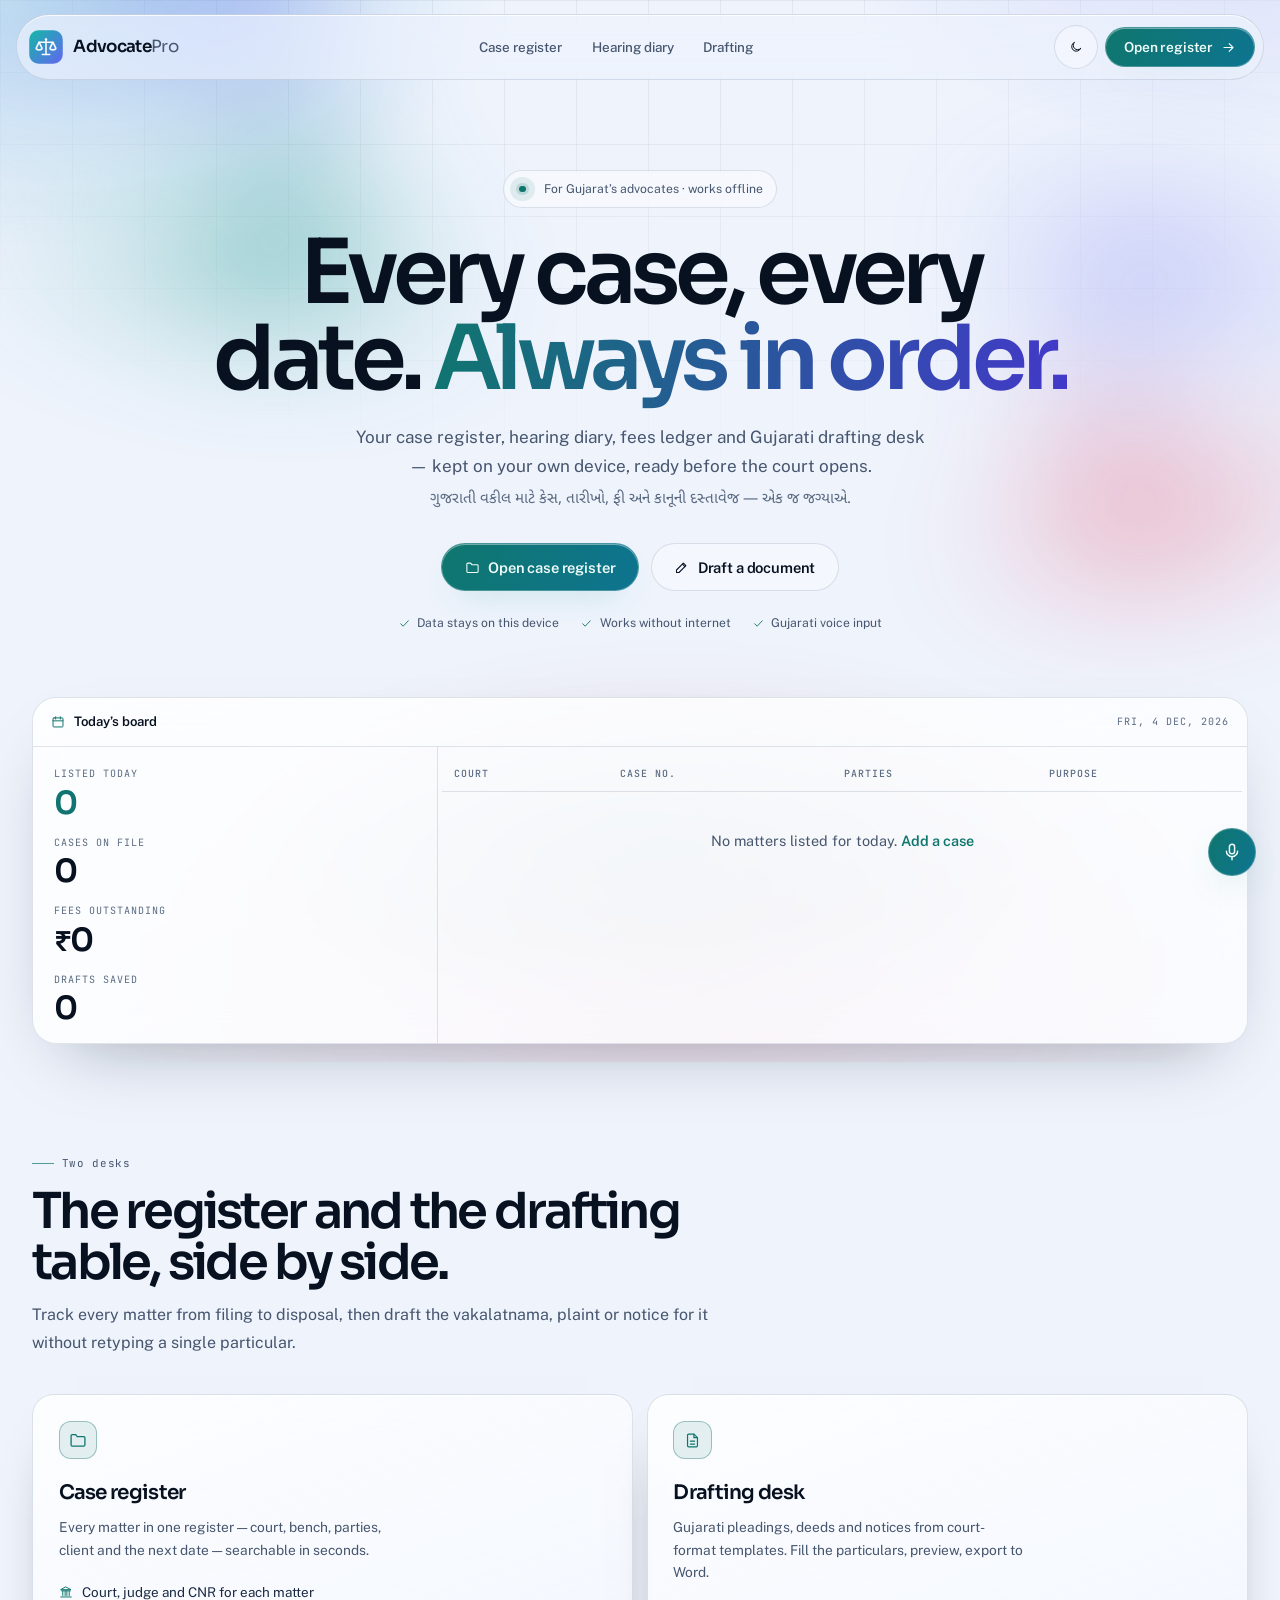
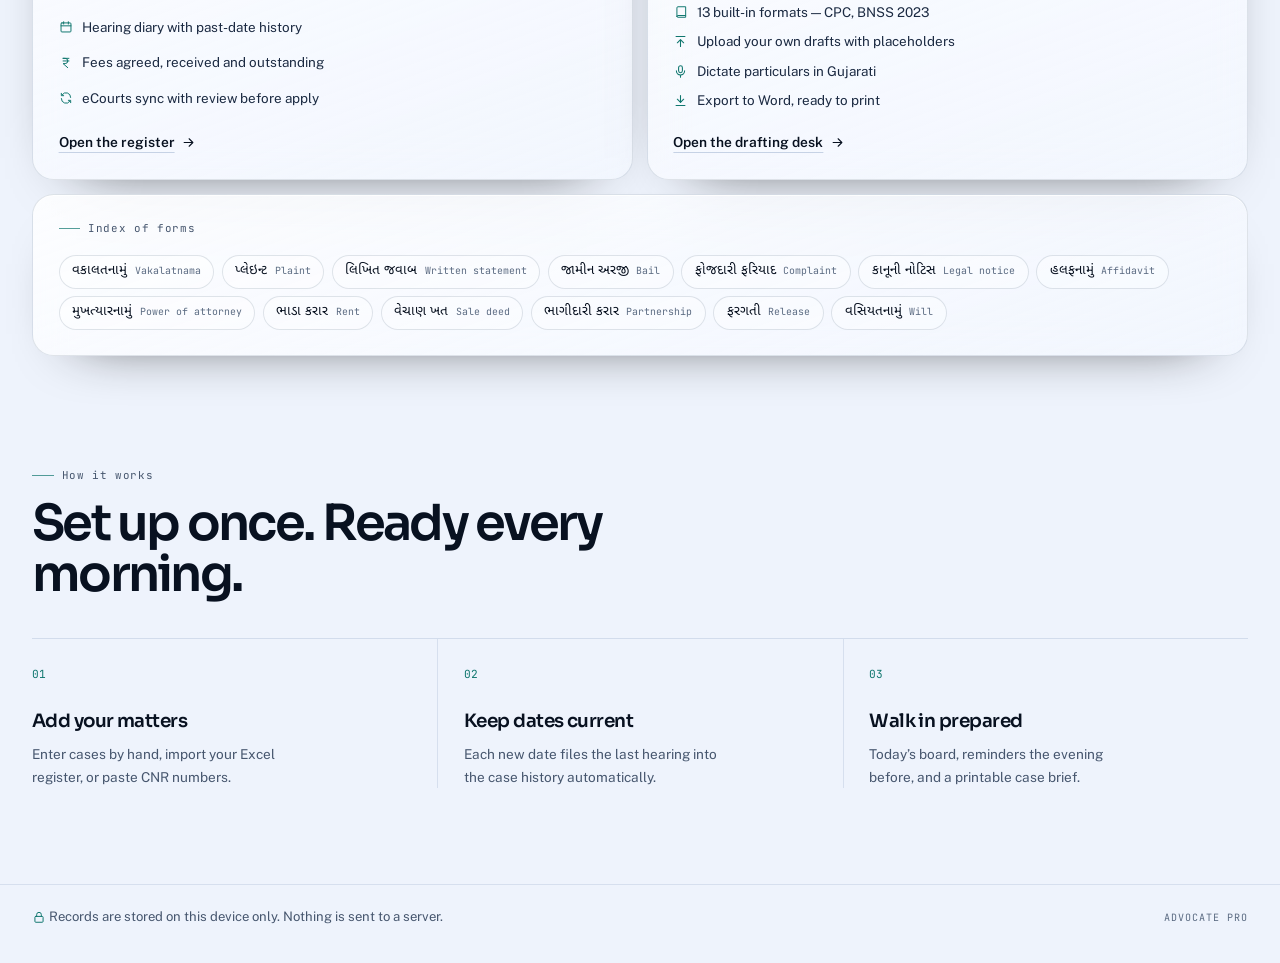
<file: index.html>
<!DOCTYPE html>
<html lang="gu">
<head>
  <meta charset="UTF-8">
  <meta name="viewport" content="width=device-width, initial-scale=1.0, viewport-fit=cover">
  <title>Advocate Pro — Case register &amp; drafting for advocates</title>
  <meta name="theme-color" content="#eef3fc">
  <script>try{var t=localStorage.getItem("advpro_theme");if(t==="dark"||(!t&&matchMedia("(prefers-color-scheme: dark)").matches))document.documentElement.classList.add("dark-theme")}catch(e){}</script>
  <link rel="manifest" href="manifest.json">
  <link rel="icon" type="image/svg+xml" href="logo.svg">
  <link rel="apple-touch-icon" href="logo.svg">
  <meta name="description" content="Case register, hearing diary, fees ledger and Gujarati legal drafting for advocates. Works offline; data stays on your device.">
  <link rel="preconnect" href="https://fonts.googleapis.com">
  <link rel="preconnect" href="https://fonts.gstatic.com" crossorigin>
  <link rel="stylesheet" href="shared.css">
  <style>
    .wrap { width: min(calc(100% - 2.5rem), 76rem); margin-inline: auto; }

    /* Floating glass header */
    .top { position: sticky; top: .9rem; z-index: 50; width: min(calc(100% - 2rem), 78rem); margin: .9rem auto 0;
      border: 1px solid var(--glass-edge); border-radius: 999px; background: color-mix(in srgb, var(--background) 64%, transparent);
      box-shadow: 0 1px 0 var(--hairline) inset, 0 18px 40px -34px rgba(0,0,0,.8);
      -webkit-backdrop-filter: blur(20px) saturate(1.2); backdrop-filter: blur(20px) saturate(1.2); }
    .top-inner { display: flex; align-items: center; justify-content: space-between; gap: .5rem; height: 4rem; padding: 0 .5rem 0 .75rem; }
    .brand { display: inline-flex; align-items: center; gap: .65rem; }
    .brand img { width: 34px; height: 34px; border-radius: 10px; }
    .brand-name { font-family: var(--font-display); font-weight: 600; font-size: 1.05rem; letter-spacing: -.04em; white-space: nowrap; }
    .brand-name span { color: var(--muted); font-weight: 400; }
    .top-links { display: flex; align-items: center; gap: .15rem; }
    .top-link { display: inline-flex; align-items: center; min-height: 2.75rem; padding: 0 .85rem; border-radius: 999px; color: var(--muted); font-size: .84rem; font-weight: 500; transition: var(--transition); }
    .top-link:hover { color: var(--ink); background: color-mix(in srgb, var(--surface) 42%, transparent); }
    .top-actions { display: flex; align-items: center; gap: .4rem; }
    .icon-btn { display: grid; place-items: center; width: 2.75rem; height: 2.75rem; border-radius: 999px; border: 1px solid var(--glass-edge); background: color-mix(in srgb, var(--surface) 30%, transparent); color: var(--ink); cursor: pointer; }
    .icon-btn:hover { border-color: color-mix(in srgb, var(--accent) 40%, var(--glass-edge)); }
    .icon-btn .label-text { display: none; }

    /* Hero */
    .hero { padding: clamp(3.5rem, 7vw, 6rem) 0 clamp(2.5rem, 5vw, 4rem); text-align: center; }
    .hero h1 { margin: 1.4rem auto 0; max-width: 15ch; font-size: clamp(2.7rem, 7vw, 5.6rem); font-weight: 600; letter-spacing: -.062em; line-height: .96; text-wrap: balance; }
    .hero .sub { max-width: 58ch; margin: 1.3rem auto 0; color: var(--muted); font-size: clamp(.98rem, 1.34vw, 1.1rem); line-height: 1.7; }
    .hero .sub-gu { margin: .4rem auto 0; color: var(--faint); font-size: .95rem; }
    .actions { display: flex; flex-wrap: wrap; justify-content: center; gap: .75rem; margin-top: 2rem; }
    .proof { display: flex; flex-wrap: wrap; justify-content: center; gap: .5rem 1.3rem; margin-top: 1.4rem; color: var(--muted); font-size: .76rem; }
    .proof span { display: inline-flex; align-items: center; gap: .4rem; }
    .proof .ic { color: var(--accent); }

    /* Console: today's board */
    .console-wrap { position: relative; }
    .console-wrap::before { content: ""; position: absolute; inset: 8% 10% -6%; z-index: -1; border-radius: 50%; background: radial-gradient(60% 62% at 50% 40%, var(--accent-glow), transparent 72%); filter: blur(38px); opacity: .75; }
    .console { overflow: hidden; border-radius: 1.5rem; }
    .console-bar { display: flex; flex-wrap: wrap; align-items: center; justify-content: space-between; gap: .6rem; min-height: 3.1rem; padding: 0 1.1rem; border-bottom: 1px solid var(--glass-edge); }
    .console-brand { display: inline-flex; align-items: center; gap: .55rem; font-size: .82rem; font-weight: 600; }
    .console-brand i.ic { color: var(--accent); }
    .console-body { display: grid; grid-template-columns: minmax(0, .8fr) minmax(0, 1.6fr); gap: 0; }
    .ledger { padding: 1.2rem 1.3rem; border-right: 1px solid var(--glass-edge); display: grid; gap: 1rem; align-content: start; }
    .ledger-row .label { display: block; }
    .ledger-row strong { display: block; margin-top: .3rem; font-family: var(--font-display); font-size: 2rem; font-weight: 600; letter-spacing: -.05em; line-height: 1; }
    .ledger-row strong.accent { background: linear-gradient(100deg, var(--text-a), var(--text-b)); -webkit-background-clip: text; background-clip: text; color: transparent; }
    .board { padding: .4rem .3rem .6rem; min-width: 0; }
    .board table td.num { font-family: var(--font-mono); font-size: .76rem; white-space: nowrap; color: var(--ink); }
    .board table td.court { color: var(--muted); white-space: nowrap; }
    .board tbody tr { cursor: pointer; }
    .board-empty { padding: 2.4rem 1rem; text-align: center; color: var(--muted); font-size: .9rem; }
    .board-empty a { color: var(--accent); font-weight: 600; }

    /* Sections */
    .section { padding: clamp(4rem, 8vw, 6.5rem) 0 0; }
    .section-head { max-width: 44rem; }
    .section-head h2 { margin-top: .9rem; font-size: clamp(1.9rem, 4vw, 3.1rem); letter-spacing: -.055em; line-height: 1.02; }
    .section-head p { margin-top: .9rem; color: var(--muted); line-height: 1.7; }
    .bento { display: grid; grid-template-columns: repeat(6, minmax(0, 1fr)); gap: .85rem; margin-top: 2.4rem; }
    .cell { padding: clamp(1.1rem, 2vw, 1.6rem); display: flex; flex-direction: column; }
    .span-3 { grid-column: span 3; } .span-2 { grid-column: span 2; } .span-6 { grid-column: span 6; }
    .tile { display: grid; place-items: center; width: 2.4rem; height: 2.4rem; border-radius: .75rem; background: var(--accent-soft); color: var(--accent); border: 1px solid color-mix(in srgb, var(--accent) 26%, var(--glass-edge)); }
    .cell h3 { margin-top: 1.1rem; font-size: 1.25rem; letter-spacing: -.035em; }
    .cell p { margin-top: .5rem; color: var(--muted); font-size: .86rem; line-height: 1.65; max-width: 44ch; }
    .cell ul { list-style: none; margin: 1.1rem 0 1.3rem; display: grid; gap: .55rem; flex: 1; }
    .cell li { display: flex; gap: .55rem; align-items: center; font-size: .84rem; color: var(--ink-soft); }
    .cell li .ic { color: var(--accent); }
    .cell .go { display: inline-flex; align-items: center; gap: .4rem; font-size: .86rem; font-weight: 600; color: var(--ink); text-decoration: underline; text-decoration-color: var(--line); text-underline-offset: .3rem; }
    .cell:hover .go { text-decoration-color: var(--accent); color: var(--accent); }
    .forms { display: flex; flex-wrap: wrap; gap: .45rem; margin-top: 1.1rem; }
    .chip { display: inline-flex; align-items: baseline; gap: .45rem; min-height: 2.1rem; padding: .35rem .8rem; border: 1px solid var(--glass-edge); border-radius: 999px; background: color-mix(in srgb, var(--surface) 34%, transparent); font-size: .84rem; transition: var(--transition); }
    .chip small { color: var(--faint); font-family: var(--font-mono); font-size: .62rem; }
    .chip:hover { border-color: color-mix(in srgb, var(--accent) 40%, var(--glass-edge)); color: var(--accent); }

    .steps { display: grid; grid-template-columns: repeat(3, minmax(0, 1fr)); margin-top: 2.4rem; border-top: 1px solid color-mix(in srgb, var(--line) 70%, transparent); }
    .step { padding: 1.4rem 1.6rem 0 0; }
    .step + .step { padding-left: 1.6rem; border-left: 1px solid color-mix(in srgb, var(--line) 60%, transparent); }
    .step .n { color: var(--accent); font-family: var(--font-mono); font-size: .7rem; }
    .step h3 { margin-top: 1.3rem; font-size: 1.15rem; letter-spacing: -.03em; }
    .step p { margin-top: .5rem; color: var(--muted); font-size: .85rem; line-height: 1.65; max-width: 32ch; }

    .foot { margin-top: clamp(4rem, 8vw, 6rem); border-top: 1px solid color-mix(in srgb, var(--line) 60%, transparent); }
    .foot-inner { display: flex; flex-wrap: wrap; justify-content: space-between; align-items: center; gap: 1rem; padding: 1.4rem 0 2.2rem; color: var(--muted); font-size: .82rem; }
    .foot-inner .ic { color: var(--accent); }

    /* Phone dock */
    .landing-dock { display: none; }
    @media (max-width: 900px) {
      .console-body { grid-template-columns: 1fr; }
      .ledger { grid-template-columns: repeat(2, minmax(0, 1fr)); border-right: 0; border-bottom: 1px solid var(--glass-edge); }
      .bento { grid-template-columns: repeat(2, minmax(0, 1fr)); }
      .span-3, .span-2 { grid-column: span 1; } .span-6 { grid-column: span 2; }
      .steps { grid-template-columns: 1fr; border-top: 0; }
      .step, .step + .step { padding: 1.3rem 0; border-left: 0; border-top: 1px solid color-mix(in srgb, var(--line) 65%, transparent); }
    }
    @media (max-width: 640px) {
      .wrap { width: calc(100% - 2rem); }
      .top { width: calc(100% - 1rem); }
      .top-links { display: none; }
      .hero { padding-top: 2.5rem; }
      .actions > * { width: 100%; }
      .bento { grid-template-columns: 1fr; }
      .span-3, .span-2, .span-6 { grid-column: span 1; }
      .board .hide-sm { display: none; }
      .landing-dock { display: block; position: fixed; inset: auto 0 0 0; z-index: 40; padding: .75rem .75rem max(.75rem, env(safe-area-inset-bottom)); border-top: 1px solid var(--glass-edge); background: color-mix(in srgb, var(--background) 86%, transparent); -webkit-backdrop-filter: blur(20px); backdrop-filter: blur(20px); }
      .landing-dock .row { display: flex; gap: .5rem; max-width: 28rem; margin: 0 auto; }
      .landing-dock .btn { flex: 1; min-height: 3rem; }
      body { padding-bottom: 6rem; }
      #voiceNavBtn { bottom: 96px !important; }
    }
  </style>
</head>
<body>

<header class="top">
  <div class="top-inner">
    <a href="index.html" class="brand"><img src="logo.svg" alt=""><span class="brand-name">Advocate<span>Pro</span></span></a>
    <nav class="top-links" aria-label="Primary">
      <a class="top-link" href="case-library.html">Case register</a>
      <a class="top-link" href="case-library.html#calendar">Hearing diary</a>
      <a class="top-link" href="documents.html">Drafting</a>
    </nav>
    <div class="top-actions">
      <button class="icon-btn" id="themeToggle" onclick="toggleTheme()" title="Switch theme" aria-label="Switch theme"><i class="ic ic-moon"></i></button>
      <a href="case-library.html" class="btn btn-primary">Open register <i class="ic ic-arrow"></i></a>
    </div>
  </div>
</header>

<main>
  <section class="hero wrap">
    <span class="pill"><span class="pill-mark"></span>For Gujarat’s advocates · works offline</span>
    <h1>Every case, every date. <span class="gradient-text">Always in order.</span></h1>
    <p class="sub">Your case register, hearing diary, fees ledger and Gujarati drafting desk — kept on your own device, ready before the court opens.</p>
    <p class="sub-gu gujarati">ગુજરાતી વકીલ માટે કેસ, તારીખો, ફી અને કાનૂની દસ્તાવેજ — એક જ જગ્યાએ.</p>
    <div class="actions">
      <a href="case-library.html" class="btn btn-primary btn-lg"><i class="ic ic-folder"></i> Open case register</a>
      <a href="documents.html" class="btn btn-secondary btn-lg"><i class="ic ic-edit"></i> Draft a document</a>
    </div>
    <div class="proof">
      <span><i class="ic ic-check"></i> Data stays on this device</span>
      <span><i class="ic ic-check"></i> Works without internet</span>
      <span><i class="ic ic-check"></i> Gujarati voice input</span>
    </div>
  </section>

  <section class="wrap console-wrap">
    <div class="console glass">
      <div class="console-bar">
        <span class="console-brand"><i class="ic ic-calendar"></i> Today’s board</span>
        <span class="label" id="dateline">—</span>
      </div>
      <div class="console-body">
        <div class="ledger" aria-live="polite">
          <div class="ledger-row"><span class="label">Listed today</span><strong class="accent" id="liveToday">—</strong></div>
          <div class="ledger-row"><span class="label">Cases on file</span><strong id="liveCases">—</strong></div>
          <div class="ledger-row"><span class="label">Fees outstanding</span><strong id="livePending">—</strong></div>
          <div class="ledger-row"><span class="label">Drafts saved</span><strong id="liveDocs">—</strong></div>
        </div>
        <div class="board">
          <table>
            <thead><tr><th>Court</th><th>Case no.</th><th>Parties</th><th class="hide-sm">Purpose</th></tr></thead>
            <tbody id="boardBody"><tr><td colspan="4" class="board-empty">Loading…</td></tr></tbody>
          </table>
        </div>
      </div>
    </div>
  </section>

  <section class="section wrap">
    <div class="section-head">
      <span class="kicker">Two desks</span>
      <h2>The register and the drafting table, side by side.</h2>
      <p>Track every matter from filing to disposal, then draft the vakalatnama, plaint or notice for it without retyping a single particular.</p>
    </div>
    <div class="bento">
      <a href="case-library.html" class="card cell span-3">
        <span class="tile"><i class="ic ic-folder"></i></span>
        <h3>Case register</h3>
        <p>Every matter in one register — court, bench, parties, client and the next date — searchable in seconds.</p>
        <ul>
          <li><i class="ic ic-court"></i> Court, judge and CNR for each matter</li>
          <li><i class="ic ic-calendar"></i> Hearing diary with past-date history</li>
          <li><i class="ic ic-rupee"></i> Fees agreed, received and outstanding</li>
          <li><i class="ic ic-refresh"></i> eCourts sync with review before apply</li>
        </ul>
        <span class="go">Open the register <i class="ic ic-arrow"></i></span>
      </a>
      <a href="documents.html" class="card cell span-3">
        <span class="tile"><i class="ic ic-doc"></i></span>
        <h3>Drafting desk</h3>
        <p>Gujarati pleadings, deeds and notices from court-format templates. Fill the particulars, preview, export to Word.</p>
        <ul>
          <li><i class="ic ic-book"></i> 13 built-in formats — CPC, BNSS 2023</li>
          <li><i class="ic ic-upload"></i> Upload your own drafts with placeholders</li>
          <li><i class="ic ic-mic"></i> Dictate particulars in Gujarati</li>
          <li><i class="ic ic-download"></i> Export to Word, ready to print</li>
        </ul>
        <span class="go">Open the drafting desk <i class="ic ic-arrow"></i></span>
      </a>
      <div class="card cell span-6">
        <span class="kicker">Index of forms</span>
        <div class="forms">
          <a class="chip gujarati" href="documents.html">વકાલતનામું <small>Vakalatnama</small></a>
          <a class="chip gujarati" href="documents.html">પ્લેઇન્ટ <small>Plaint</small></a>
          <a class="chip gujarati" href="documents.html">લિખિત જવાબ <small>Written statement</small></a>
          <a class="chip gujarati" href="documents.html">જામીન અરજી <small>Bail</small></a>
          <a class="chip gujarati" href="documents.html">ફોજદારી ફરિયાદ <small>Complaint</small></a>
          <a class="chip gujarati" href="documents.html">કાનૂની નોટિસ <small>Legal notice</small></a>
          <a class="chip gujarati" href="documents.html">હલફનામું <small>Affidavit</small></a>
          <a class="chip gujarati" href="documents.html">મુખત્યારનામું <small>Power of attorney</small></a>
          <a class="chip gujarati" href="documents.html">ભાડા કરાર <small>Rent</small></a>
          <a class="chip gujarati" href="documents.html">વેચાણ ખત <small>Sale deed</small></a>
          <a class="chip gujarati" href="documents.html">ભાગીદારી કરાર <small>Partnership</small></a>
          <a class="chip gujarati" href="documents.html">ફરગતી <small>Release</small></a>
          <a class="chip gujarati" href="documents.html">વસિયતનામું <small>Will</small></a>
        </div>
      </div>
    </div>
  </section>

  <section class="section wrap">
    <div class="section-head">
      <span class="kicker">How it works</span>
      <h2>Set up once. Ready every morning.</h2>
    </div>
    <div class="steps">
      <div class="step"><span class="n">01</span><h3>Add your matters</h3><p>Enter cases by hand, import your Excel register, or paste CNR numbers.</p></div>
      <div class="step"><span class="n">02</span><h3>Keep dates current</h3><p>Each new date files the last hearing into the case history automatically.</p></div>
      <div class="step"><span class="n">03</span><h3>Walk in prepared</h3><p>Today’s board, reminders the evening before, and a printable case brief.</p></div>
    </div>
  </section>
</main>

<footer class="foot">
  <div class="wrap foot-inner">
    <span><i class="ic ic-lock"></i> Records are stored on this device only. Nothing is sent to a server.</span>
    <span class="label">Advocate Pro</span>
  </div>
</footer>

<div class="landing-dock">
  <div class="row">
    <a href="documents.html" class="btn btn-secondary"><i class="ic ic-edit"></i> Draft</a>
    <a href="case-library.html" class="btn btn-primary">Open register <i class="ic ic-arrow"></i></a>
  </div>
</div>

<div class="toast-container" id="toastContainer"></div>

<script src="db.js"></script>
<script src="shared.js"></script>
<script>
  function escHtml(v) {
    return String(v ?? '').replace(/[&<>"']/g, ch => ({'&':'&amp;','<':'&lt;','>':'&gt;','"':'&quot;',"'":'&#39;'}[ch]));
  }

  document.getElementById('dateline').textContent =
    new Date().toLocaleDateString('en-IN', { weekday: 'short', day: 'numeric', month: 'short', year: 'numeric' });

  async function loadChambers() {
    const board = document.getElementById('boardBody');
    try {
      const cases = await dbGetAll(STORES.CASES);
      const docs  = await dbGetAll(STORES.DOCUMENTS);
      const today = new Date().toISOString().slice(0, 10);
      const listed = cases
        .filter(c => c.nextHearing === today && c.status !== 'Disposed')
        .sort((a, b) => (a.courtNo || '').localeCompare(b.courtNo || '', undefined, { numeric: true }));

      let pending = 0;
      for (const c of cases) pending += (await getCaseFeeSummary(c.id)).pending;

      document.getElementById('liveToday').textContent   = listed.length;
      document.getElementById('liveCases').textContent   = cases.length;
      document.getElementById('livePending').textContent = '₹' + pending.toLocaleString('en-IN');
      document.getElementById('liveDocs').textContent    = docs.length;

      board.innerHTML = listed.length
        ? listed.map(c => `
            <tr onclick="location.href='case-library.html#case-${c.id}'">
              <td class="court">${escHtml(c.courtNo || '—')}</td>
              <td class="num">${escHtml(c.caseNumber || '—')}</td>
              <td>${escHtml(c.caseTitle || '—')}</td>
              <td class="hide-sm">${escHtml(c.hearingType || '—')}</td>
            </tr>`).join('')
        : `<tr><td colspan="4" class="board-empty">No matters listed for today. <a href="case-library.html">Add a case</a></td></tr>`;
    } catch (e) {
      board.innerHTML = '<tr><td colspan="4" class="board-empty">Your register is empty. <a href="case-library.html">Add your first case</a></td></tr>';
    }
  }
  loadChambers();
</script>
</body>
</html>
</file>
<file: shared.css>
/* ================================================================
   ADVOCATE PRO — Design System ("Aurora")
   Glass surfaces over a slow aurora sky: ice-blue by day, deep night
   by dark. Sora for display, Public Sans for reading, JetBrains Mono
   for labels and figures. One teal accent; indigo only in gradients.
   Theme class lives on <html> (.dark-theme) so the sky can read it.
   ================================================================ */
@import url('https://fonts.googleapis.com/css2?family=Sora:wght@400;500;600;700&family=Public+Sans:wght@400;500;600;700&family=JetBrains+Mono:wght@400;500;600&family=Noto+Sans+Gujarati:wght@400;500;600;700&family=Noto+Serif+Gujarati:wght@500;600&display=swap');

:root {
  --font-ui:      'Public Sans', 'Noto Sans Gujarati', ui-sans-serif, system-ui, sans-serif;
  --font-display: 'Sora', 'Noto Sans Gujarati', ui-sans-serif, system-ui, sans-serif;
  --font-mono:    'JetBrains Mono', ui-monospace, monospace;
  --font-serif:   var(--font-display);           /* legacy name used by pages */
  --font-paper:   'Noto Serif Gujarati', Georgia, 'Times New Roman', serif; /* printed documents only */

  color-scheme: light;
  --background:   #eef3fc;
  --surface:      #ffffff;
  --surface-muted:#e3ebf8;
  --ink:          #081120;
  --ink-soft:     #1b2a42;
  --muted:        #46566e;
  --faint:        #5b6b82;
  --line:         #c6d2e5;

  --accent:        #0f766e;
  --accent-hover:  #115e59;
  --accent-rgb:    15,118,110;
  --accent-fg:     #f0fdfa;
  --accent-soft:   rgba(15,118,110,.10);
  --accent-glow:   rgba(13,148,136,.22);

  --a-teal: #0d9488;  --a-iris: #6366f1;  --a-rose: #e11d48;
  --halo-a: rgba(45,212,191,.20);  --halo-b: rgba(99,102,241,.18);  --halo-c: rgba(225,29,72,.10);
  --glass:        rgba(255,255,255,.68);
  --glass-strong: rgba(255,255,255,.86);
  --glass-edge:   rgba(15,42,74,.12);
  --hairline:     rgba(255,255,255,.8);
  --card-top:     rgba(255,255,255,.82);
  --card-bottom:  rgba(244,248,255,.62);
  --grid-line:    rgba(15,42,74,.06);
  --control-line: #8fa0b8;
  --action-a: #0f766e;  --action-b: #0e7490;  --action-ink: #f0fdfa;  --action-shadow: rgba(13,148,136,.35);
  --text-a: #0f766e;  --text-b: #4338ca;

  --shadow-soft: 0 1px 0 rgba(255,255,255,.7) inset, 0 18px 44px -32px rgba(8,17,32,.35);
  --shadow-lift: 0 1px 0 rgba(255,255,255,.8) inset, 0 30px 70px -36px rgba(8,17,32,.38);

  --success: #166534;  --warning: #92400e;  --danger: #b91c1c;  --info: #4338ca;
  --success-bg: rgba(22,101,52,.09); --warning-bg: rgba(146,64,14,.09); --danger-bg: rgba(185,28,28,.08); --info-bg: rgba(67,56,202,.08);

  /* legacy aliases used across the pages */
  --paper: var(--background);
  --bg-primary: var(--background);
  --bg-secondary: color-mix(in srgb, var(--surface-muted) 70%, transparent);
  --bg-card: var(--glass-strong);
  --bg-sidebar: var(--glass);
  --text-primary: var(--ink);
  --text-secondary: var(--muted);
  --text-muted: var(--faint);
  --border: var(--glass-edge);
  --border-strong: var(--line);
  --border-hover: color-mix(in srgb, var(--accent) 34%, var(--glass-edge));
  --gold: var(--accent);  --gold-light: var(--accent);  --gold-dark: var(--accent-hover);
  --purple: var(--a-iris);  --purple-light: var(--text-b);
  --navy: var(--ink-soft);  --brass: var(--accent);  --brass-rgb: var(--accent-rgb);  --ink-rgb: 99,102,241;
  --shadow: var(--shadow-soft);  --shadow-lg: var(--shadow-lift);  --shadow-gold: none;
  --sidebar-text: var(--muted);  --sidebar-muted: var(--faint);  --sidebar-border: var(--glass-edge);

  --radius-sm: .4rem;  --radius: .7rem;  --radius-lg: 1.25rem;  --radius-xl: 1.5rem;  --radius-full: 999px;
  --transition: background-color .18s ease, border-color .18s ease, color .18s ease, box-shadow .18s ease, opacity .18s ease, filter .18s ease;
}

:root.dark-theme {
  color-scheme: dark;
  --background:   #060a13;
  --surface:      #0b1322;
  --surface-muted:#121d31;
  --ink:          #f3f7fe;
  --ink-soft:     #d7e2f4;
  --muted:        #afbdd4;
  --faint:        #8697b0;
  --line:         #22304a;

  --accent:       #5eead4;
  --accent-hover: #99f6e4;
  --accent-rgb:   94,234,212;
  --accent-fg:    #04131a;
  --accent-soft:  rgba(94,234,212,.12);
  --accent-glow:  rgba(94,234,212,.30);

  --halo-a: rgba(45,212,191,.30);  --halo-b: rgba(129,140,248,.28);  --halo-c: rgba(251,113,133,.14);
  --glass:        rgba(13,22,39,.62);
  --glass-strong: rgba(17,28,48,.78);
  --glass-edge:   rgba(148,178,220,.16);
  --hairline:     rgba(255,255,255,.07);
  --card-top:     rgba(19,31,52,.78);
  --card-bottom:  rgba(9,16,30,.72);
  --grid-line:    rgba(148,178,220,.08);
  --control-line: #3a4f6e;
  --action-a: #5eead4;  --action-b: #7dd3fc;  --action-ink: #04131a;  --action-shadow: rgba(94,234,212,.35);
  --text-a: #5eead4;  --text-b: #a5b4fc;

  --shadow-soft: 0 1px 0 rgba(255,255,255,.04) inset, 0 18px 44px -30px rgba(0,0,0,.9);
  --shadow-lift: 0 1px 0 rgba(255,255,255,.06) inset, 0 32px 80px -42px rgba(0,0,0,.95);

  --success: #6ee7b7;  --warning: #fcd34d;  --danger: #fda4af;  --info: #a5b4fc;
  --success-bg: rgba(110,231,183,.10); --warning-bg: rgba(252,211,77,.10); --danger-bg: rgba(253,164,175,.10); --info-bg: rgba(165,180,252,.10);
}

/* ── Base ── */
*,*::before,*::after{margin:0;padding:0;box-sizing:border-box;}
html{font-size:16px;scroll-behavior:smooth;background:var(--background);}
body{background:transparent;color:var(--ink);font-family:var(--font-ui);line-height:1.55;min-height:100vh;-webkit-font-smoothing:antialiased;text-rendering:optimizeLegibility;overflow-x:clip;}
a{color:inherit;text-decoration:none;}
.gujarati{font-family:'Noto Sans Gujarati',sans-serif;}
h1,h2,h3,h4,.serif{font-family:var(--font-display);font-weight:600;letter-spacing:-.03em;}
::selection{background:var(--accent-soft);color:var(--ink);}
:focus-visible{outline:2px solid var(--accent);outline-offset:2px;border-radius:4px;}
::-webkit-scrollbar{width:10px;height:10px;}
::-webkit-scrollbar-track{background:transparent;}
::-webkit-scrollbar-thumb{background:color-mix(in srgb,var(--muted) 40%,transparent);border-radius:999px;border:2px solid var(--background);}
.mono,.tabular-nums{font-family:var(--font-mono);font-variant-numeric:tabular-nums;}

/* ── Aurora sky (fixed, behind everything; no markup needed) ── */
html::before,html::after,body::before,body::after{content:"";position:fixed;pointer-events:none;z-index:-1;}
body::before{inset:-18%;background:
  radial-gradient(38% 34% at 16% 10%, var(--halo-a), transparent 70%),
  radial-gradient(34% 30% at 84% 4%, var(--halo-b), transparent 72%),
  radial-gradient(46% 38% at 52% 92%, var(--halo-c), transparent 74%);opacity:.9;}
html::before{top:-12%;left:-10%;width:clamp(38rem,70vw,78rem);height:clamp(20rem,34vw,38rem);border-radius:50%;filter:blur(64px);opacity:.5;
  background:conic-gradient(from 120deg, transparent 4%, var(--a-teal), transparent 38%, var(--a-iris), transparent 74%);
  animation:aurora-drift-a 34s ease-in-out infinite alternate;}
html::after{right:-14%;top:22%;width:clamp(34rem,60vw,70rem);height:clamp(18rem,30vw,34rem);border-radius:50%;filter:blur(64px);opacity:.34;
  background:conic-gradient(from 300deg, transparent 6%, var(--a-iris), transparent 42%, var(--a-rose), transparent 78%);
  animation:aurora-drift-b 42s ease-in-out infinite alternate;}
.dark-theme::before{opacity:.42;} .dark-theme::after{opacity:.3;}
body::after{inset:0;background-image:linear-gradient(to right, var(--grid-line) 1px, transparent 1px),linear-gradient(to bottom, var(--grid-line) 1px, transparent 1px);background-size:72px 72px;
  -webkit-mask-image:radial-gradient(ellipse 90% 70% at 50% 0%, black 20%, transparent 78%);mask-image:radial-gradient(ellipse 90% 70% at 50% 0%, black 20%, transparent 78%);}
@keyframes aurora-drift-a{from{transform:translate3d(-10%,-14%,0) rotate(-16deg) scale(1)}to{transform:translate3d(8%,6%,0) rotate(-4deg) scale(1.12)}}
@keyframes aurora-drift-b{from{transform:translate3d(12%,6%,0) rotate(20deg) scale(1.05)}to{transform:translate3d(-6%,-8%,0) rotate(8deg) scale(.94)}}

/* ── Glass primitives ── */
.glass{border:1px solid var(--glass-edge);border-radius:var(--radius-xl);background:linear-gradient(155deg,var(--glass-strong),var(--glass));box-shadow:var(--shadow-lift);-webkit-backdrop-filter:blur(20px) saturate(1.15);backdrop-filter:blur(20px) saturate(1.15);}
.gradient-text{background:linear-gradient(100deg,var(--text-a),var(--text-b));-webkit-background-clip:text;background-clip:text;color:transparent;}
.kicker{display:inline-flex;align-items:center;gap:.5rem;color:var(--muted);font-family:var(--font-mono);font-size:.68rem;letter-spacing:.06em;}
.kicker::before{content:"";width:1.35rem;height:1px;background:color-mix(in srgb,var(--accent) 70%,transparent);}
.label{color:var(--faint);font-family:var(--font-mono);font-size:.63rem;letter-spacing:.1em;text-transform:uppercase;}
.pill{display:inline-flex;align-items:center;gap:.55rem;min-height:2.2rem;padding:.35rem .85rem .35rem .4rem;border:1px solid var(--glass-edge);border-radius:999px;background:color-mix(in srgb,var(--surface) 46%,transparent);color:var(--muted);font-size:.76rem;-webkit-backdrop-filter:blur(12px);backdrop-filter:blur(12px);}
.pill-mark{display:grid;place-items:center;width:1.55rem;height:1.55rem;border-radius:999px;background:var(--accent-soft);color:var(--accent);}
.pill-mark::before{content:"";width:.4rem;height:.4rem;border-radius:999px;background:currentColor;box-shadow:0 0 0 3px color-mix(in srgb,var(--accent) 16%,transparent);}

/* ── Buttons (pills) ── */
.btn{display:inline-flex;align-items:center;justify-content:center;gap:.5rem;min-height:2.5rem;padding:0 1.15rem;border-radius:999px;font-size:.86rem;font-weight:600;letter-spacing:-.01em;cursor:pointer;border:1px solid transparent;transition:var(--transition),transform .16s cubic-bezier(.16,1,.3,1);text-decoration:none;white-space:nowrap;font-family:inherit;line-height:1.2;}
.btn:active:not(:disabled){transform:scale(.985);}
.btn-primary{background:linear-gradient(115deg,var(--action-a),var(--action-b));color:var(--action-ink);border-color:color-mix(in srgb,white 24%,transparent);box-shadow:0 14px 34px -18px var(--action-shadow),0 1px 0 rgba(255,255,255,.4) inset;}
.btn-primary:hover{filter:brightness(1.06);box-shadow:0 18px 40px -18px var(--action-shadow),0 1px 0 rgba(255,255,255,.45) inset;}
.btn-secondary{background:color-mix(in srgb,var(--surface) 38%,transparent);color:var(--ink);border-color:var(--glass-edge);-webkit-backdrop-filter:blur(14px);backdrop-filter:blur(14px);}
.btn-secondary:hover{border-color:color-mix(in srgb,var(--accent) 40%,var(--glass-edge));background:color-mix(in srgb,var(--surface) 56%,transparent);}
.btn-ghost{background:transparent;color:var(--muted);}
.btn-ghost:hover{background:color-mix(in srgb,var(--surface) 42%,transparent);color:var(--ink);}
.btn-danger{background:transparent;color:var(--danger);}
.btn-danger:hover{background:var(--danger-bg);border-color:color-mix(in srgb,var(--danger) 35%,transparent);}
.btn-success{background:var(--success-bg);color:var(--success);border-color:color-mix(in srgb,var(--success) 30%,transparent);}
.btn-success:hover{filter:brightness(1.05);}
.btn-sm{min-height:2rem;padding:0 .8rem;font-size:.78rem;gap:.4rem;}
.btn-lg{min-height:3rem;padding:0 1.4rem;font-size:.92rem;}
.btn:disabled{opacity:.45;cursor:not-allowed;}

/* ── Cards (glass) ── */
.card,.stat-card,.filter-bar,.table-wrap{border:1px solid var(--glass-edge);background:linear-gradient(160deg,var(--card-top),var(--card-bottom));box-shadow:0 1px 0 var(--hairline) inset,0 24px 60px -46px rgba(0,0,0,.9);-webkit-backdrop-filter:blur(18px) saturate(1.1);backdrop-filter:blur(18px) saturate(1.1);}
.card{border-radius:1.35rem;padding:22px;transition:border-color .22s ease,box-shadow .22s ease;}
@media (hover:hover){.card:hover{border-color:color-mix(in srgb,var(--accent) 30%,var(--glass-edge));}}
.card-glass{border:1px solid var(--glass-edge);border-radius:1.35rem;background:linear-gradient(155deg,var(--glass-strong),var(--glass));}

/* ── Badges (status chips) ── */
.badge{display:inline-flex;align-items:center;gap:.3rem;padding:.16rem .48rem;border-radius:.4rem;border:1px solid var(--glass-edge);font-family:var(--font-mono);font-size:.62rem;font-weight:500;letter-spacing:.03em;white-space:nowrap;color:var(--muted);background:color-mix(in srgb,var(--surface) 38%,transparent);text-transform:none;}
.badge-pending{color:var(--warning);border-color:color-mix(in srgb,var(--warning) 32%,transparent);background:var(--warning-bg);}
.badge-disposed{color:var(--success);border-color:color-mix(in srgb,var(--success) 32%,transparent);background:var(--success-bg);}
.badge-adjourned{color:var(--info);border-color:color-mix(in srgb,var(--info) 32%,transparent);background:var(--info-bg);}
.badge-stayed{color:var(--danger);border-color:color-mix(in srgb,var(--danger) 32%,transparent);background:var(--danger-bg);}
.badge-criminal{color:var(--danger);}

/* ── Forms ── */
.form-group{margin-bottom:16px;}
.form-label{display:block;font-size:.78rem;font-weight:600;color:var(--muted);margin-bottom:6px;}
.form-label .req{color:var(--accent);margin-left:2px;}
.form-control{width:100%;min-height:2.75rem;padding:.55rem .8rem;background:color-mix(in srgb,var(--surface) 46%,transparent);border:1px solid var(--control-line);border-radius:.7rem;color:var(--ink);font-size:.9rem;font-family:inherit;transition:var(--transition);}
.form-control:hover{border-color:color-mix(in srgb,var(--ink) 30%,var(--control-line));}
.form-control:focus{outline:none;border-color:var(--accent);box-shadow:0 0 0 3px var(--accent-soft);}
.form-control::placeholder{color:var(--faint);}
select.form-control{cursor:pointer;appearance:none;background-image:url("data:image/svg+xml,%3Csvg xmlns='http://www.w3.org/2000/svg' fill='none' viewBox='0 0 20 20'%3E%3Cpath stroke='%238697b0' stroke-linecap='round' stroke-linejoin='round' stroke-width='1.5' d='M6 8l4 4 4-4'/%3E%3C/svg%3E");background-repeat:no-repeat;background-position:right 10px center;background-size:16px;padding-right:34px;}
select.form-control option{background:var(--surface);color:var(--ink);}
textarea.form-control{resize:vertical;min-height:96px;line-height:1.6;}

/* ── Tables ── */
.table-wrap{overflow-x:auto;border-radius:1.25rem;}
table{width:100%;border-collapse:collapse;}
thead th{background:transparent;padding:12px 12px 10px;text-align:left;font-family:var(--font-mono);font-size:.62rem;font-weight:500;color:var(--faint);text-transform:uppercase;letter-spacing:.1em;border-bottom:1px solid var(--glass-edge);white-space:nowrap;}
tbody td{padding:12px 12px;border-bottom:1px solid color-mix(in srgb,var(--line) 55%,transparent);font-size:.86rem;vertical-align:middle;}
tbody tr{transition:background-color .16s ease;}
tbody tr:hover{background:var(--accent-soft);}
tbody tr:last-child td{border-bottom:none;}

/* ── Modals ── */
.modal-overlay{position:fixed;inset:0;background:color-mix(in srgb,var(--background) 55%,transparent);-webkit-backdrop-filter:blur(8px);backdrop-filter:blur(8px);z-index:1000;display:flex;align-items:center;justify-content:center;padding:16px;opacity:0;visibility:hidden;transition:opacity .18s ease,visibility .18s;}
.modal-overlay.active{opacity:1;visibility:visible;}
.modal{border:1px solid var(--glass-edge);border-radius:1.5rem;background:linear-gradient(160deg,var(--glass-strong),var(--glass));-webkit-backdrop-filter:blur(24px) saturate(1.15);backdrop-filter:blur(24px) saturate(1.15);box-shadow:0 1px 0 var(--hairline) inset,0 42px 90px -52px rgba(0,0,0,.95);padding:26px;max-width:680px;width:100%;max-height:90vh;overflow-y:auto;transform:translateY(8px) scale(.98);transition:transform .22s cubic-bezier(.16,1,.3,1);}
.modal-overlay.active .modal{transform:none;}
.modal-lg{max-width:900px;} .modal-xl{max-width:1100px;}
.modal-header{display:flex;align-items:center;justify-content:space-between;gap:16px;margin-bottom:20px;padding-bottom:14px;border-bottom:1px solid var(--glass-edge);}
.modal-title{font-family:var(--font-display);font-size:1.25rem;font-weight:600;letter-spacing:-.035em;display:flex;align-items:center;gap:10px;}
.modal-close{background:color-mix(in srgb,var(--surface) 40%,transparent);border:1px solid var(--glass-edge);border-radius:999px;color:var(--muted);width:34px;height:34px;display:flex;align-items:center;justify-content:center;cursor:pointer;transition:var(--transition);flex-shrink:0;}
.modal-close:hover{color:var(--ink);border-color:color-mix(in srgb,var(--accent) 40%,var(--glass-edge));}
.modal-footer{display:flex;align-items:center;justify-content:flex-end;gap:10px;margin-top:22px;padding-top:16px;border-top:1px solid var(--glass-edge);flex-wrap:wrap;}

/* ── Grid ── */
.grid{display:grid;gap:16px;}
.grid-2{grid-template-columns:repeat(2,minmax(0,1fr));}
.grid-3{grid-template-columns:repeat(3,minmax(0,1fr));}
.grid-4{grid-template-columns:repeat(4,minmax(0,1fr));}
@media(max-width:1024px){.grid-4{grid-template-columns:repeat(2,minmax(0,1fr))}.grid-3{grid-template-columns:repeat(2,minmax(0,1fr))}}
@media(max-width:640px){.grid-2,.grid-3{grid-template-columns:minmax(0,1fr)}.grid-4{grid-template-columns:repeat(2,minmax(0,1fr));gap:10px}}

/* ── Utilities ── */
.flex{display:flex;}.flex-col{flex-direction:column;}.items-center{align-items:center;}.items-start{align-items:flex-start;}.justify-between{justify-content:space-between;}.justify-center{justify-content:center;}.gap-2{gap:8px;}.gap-3{gap:12px;}.gap-4{gap:16px;}.gap-6{gap:24px;}.flex-1{flex:1;}.flex-wrap{flex-wrap:wrap;}.mt-1{margin-top:4px;}.mt-2{margin-top:8px;}.mt-3{margin-top:12px;}.mt-4{margin-top:16px;}.mt-6{margin-top:24px;}.mt-8{margin-top:32px;}.mb-2{margin-bottom:8px;}.mb-3{margin-bottom:12px;}.mb-4{margin-bottom:16px;}.mb-6{margin-bottom:24px;}.text-gold{color:var(--accent);}.text-muted{color:var(--muted);}.text-danger{color:var(--danger);}.text-success{color:var(--success);}.text-warning{color:var(--warning);}.text-sm{font-size:.875rem;}.text-xs{font-size:.75rem;}.text-lg{font-size:1.125rem;}.text-xl{font-size:1.25rem;}.text-2xl{font-size:1.5rem;}.font-bold{font-weight:600;}.font-medium{font-weight:500;}.text-center{text-align:center;}.w-full{width:100%;}.hidden{display:none !important;}
.text-xs.text-muted{color:var(--faint);}
h3.text-lg,h3.font-bold{font-family:var(--font-display);font-weight:600;letter-spacing:-.025em;display:flex;align-items:center;gap:8px;}
h3.text-lg .ic,h3.font-bold .ic{color:var(--accent);}

/* ── Motion ── */
@keyframes fadeInUp{from{opacity:0;transform:translateY(8px)}to{opacity:1;transform:none}}
@keyframes fadeIn{from{opacity:0}to{opacity:1}}
@keyframes pulseGold{0%,100%{box-shadow:0 0 0 0 var(--accent-glow)}60%{box-shadow:0 0 0 10px transparent}}
@keyframes pulse{0%,100%{opacity:1}50%{opacity:.7}}
@keyframes spin{to{transform:rotate(360deg)}}
.animate-in{animation:fadeInUp .3s ease forwards;}
@media (prefers-reduced-motion: reduce){*,*::before,*::after{animation:none !important;transition:none !important;}}

/* ── Toast ── */
.toast-container{position:fixed;bottom:24px;left:50%;transform:translateX(-50%);z-index:9999;display:flex;flex-direction:column;gap:8px;align-items:center;}
.toast{border:1px solid var(--glass-edge);background:linear-gradient(155deg,var(--glass-strong),var(--glass));-webkit-backdrop-filter:blur(20px);backdrop-filter:blur(20px);color:var(--ink);border-radius:999px;padding:10px 18px;display:flex;align-items:center;gap:10px;font-size:.85rem;box-shadow:var(--shadow-lift);animation:fadeInUp .22s ease;max-width:min(440px,calc(100vw - 32px));transition:opacity .3s;}
.toast .ic{color:var(--accent);}
.toast-success .ic{color:var(--success);} .toast-error .ic{color:var(--danger);} .toast-warning .ic{color:var(--warning);}

/* ── Voice button ── */
.voice-btn{width:2.75rem;height:2.75rem;border-radius:.7rem;background:color-mix(in srgb,var(--surface) 46%,transparent);border:1px solid var(--control-line);color:var(--muted);cursor:pointer;display:flex;align-items:center;justify-content:center;transition:var(--transition);flex-shrink:0;}
.voice-btn:hover{color:var(--accent);border-color:var(--accent);}
.voice-btn.recording{background:linear-gradient(115deg,var(--action-a),var(--action-b));color:var(--action-ink);border-color:transparent;animation:pulseGold 1.2s infinite;}

/* ── App layout: floating glass rail + content ── */
.app-layout{display:flex;min-height:100vh;}
.sidebar{position:fixed;top:14px;left:14px;bottom:14px;width:244px;display:flex;flex-direction:column;overflow-y:auto;z-index:100;
  border:1px solid var(--glass-edge);border-radius:1.5rem;background:linear-gradient(160deg,var(--glass-strong),var(--glass));
  -webkit-backdrop-filter:blur(22px) saturate(1.2);backdrop-filter:blur(22px) saturate(1.2);box-shadow:0 1px 0 var(--hairline) inset,0 30px 70px -40px rgba(0,0,0,.6);transition:transform .25s cubic-bezier(.16,1,.3,1);}
.sidebar::-webkit-scrollbar-thumb{border-color:transparent;}
.sidebar-header{padding:18px 18px 14px;border-bottom:1px solid var(--glass-edge);}
.sidebar-logo{display:flex;align-items:center;gap:11px;text-decoration:none;}
.sidebar-logo img{width:34px;height:34px;border-radius:10px;}
.logo-text{font-family:var(--font-display);font-size:1.02rem;font-weight:600;letter-spacing:-.035em;line-height:1.15;color:var(--ink);}
.logo-sub{font-family:var(--font-mono);font-size:.58rem;color:var(--faint);letter-spacing:.12em;text-transform:uppercase;margin-top:2px;}
.sidebar-nav{flex:1;padding:8px 10px 14px;}
.nav-section{font-family:var(--font-mono);font-size:.6rem;font-weight:500;color:var(--faint);text-transform:uppercase;letter-spacing:.12em;padding:16px 12px 6px;}
.nav-item{display:flex;align-items:center;gap:10px;min-height:2.5rem;padding:0 12px;border-radius:999px;color:var(--muted);font-size:.85rem;font-weight:500;transition:var(--transition);cursor:pointer;border:1px solid transparent;background:transparent;width:100%;text-align:left;font-family:inherit;margin-bottom:2px;}
.nav-item:hover{background:color-mix(in srgb,var(--surface) 46%,transparent);color:var(--ink);}
.nav-item.active{background:var(--accent-soft);color:var(--accent);border-color:color-mix(in srgb,var(--accent) 22%,transparent);}
.nav-icon{width:17px;height:17px;flex-shrink:0;}
.nav-badge{margin-left:auto;font-family:var(--font-mono);font-size:.66rem;color:var(--faint);}
.nav-item.active .nav-badge{color:var(--accent);}
.sidebar-footer{padding:14px 18px 16px;border-top:1px solid var(--glass-edge);color:var(--faint);font-size:.72rem;}
.sidebar-footer > div{color:var(--faint) !important;}
.sidebar-footer .btn-ghost{border:1px solid var(--glass-edge);color:var(--muted);}
.main-content{margin-left:272px;flex:1;padding:34px 40px 72px;min-height:100vh;min-width:0;}
.page-header{margin-bottom:24px;}
.page-title{font-family:var(--font-display);font-size:clamp(1.7rem,2.6vw,2.3rem);font-weight:600;line-height:1.05;letter-spacing:-.05em;}
.page-subtitle{color:var(--faint);font-family:var(--font-mono);font-size:.7rem;letter-spacing:.06em;margin-top:8px;}

/* ── Stat cards ── */
.stat-card{border-radius:1.35rem;padding:18px 20px;position:relative;overflow:hidden;}
.stat-card::before{content:"";position:absolute;inset:0;pointer-events:none;background:radial-gradient(220px circle at 0% 0%, color-mix(in srgb,var(--accent) 12%,transparent), transparent 70%);}
.stat-icon{width:2.4rem;height:2.4rem;border-radius:.75rem;display:grid;place-items:center;margin-bottom:16px;background:var(--accent-soft) !important;color:var(--accent);border:1px solid color-mix(in srgb,var(--accent) 26%,var(--glass-edge));}
.stat-value{font-family:var(--font-display);font-size:2.2rem;font-weight:600;line-height:1;letter-spacing:-.05em;}
.stat-label{font-family:var(--font-mono);font-size:.62rem;color:var(--faint);margin-top:8px;text-transform:uppercase;letter-spacing:.1em;}

/* ── Filter bar ── */
.filter-bar{border-radius:1.25rem;padding:12px;margin-bottom:16px;display:flex;align-items:center;gap:10px;flex-wrap:wrap;}
.search-wrap{position:relative;flex:1;min-width:200px;}
.search-icon{position:absolute;left:12px;top:50%;transform:translateY(-50%);color:var(--faint);pointer-events:none;display:flex;}
.search-wrap .form-control{padding-left:36px;border-radius:999px;}

/* ── Tabs (segmented pill) ── */
.tab-bar{display:inline-flex;gap:4px;padding:4px;border:1px solid var(--glass-edge);border-radius:999px;background:color-mix(in srgb,var(--surface) 38%,transparent);margin-bottom:22px;max-width:100%;overflow-x:auto;}
.tab-item{display:flex;align-items:center;justify-content:center;gap:7px;min-height:2.2rem;padding:0 14px;border-radius:999px;font-size:.82rem;font-weight:500;color:var(--muted);cursor:pointer;transition:var(--transition);border:none;background:transparent;font-family:inherit;white-space:nowrap;}
.tab-item:hover{color:var(--ink);}
.tab-item.active{background:var(--surface);color:var(--ink);box-shadow:0 1px 2px rgba(0,0,0,.08),0 0 0 1px var(--glass-edge);}
.tab-item.active .ic{color:var(--accent);}
.tab-content{display:none;}
.tab-content.active{display:block;animation:fadeIn .25s ease;}

/* ── Empty state ── */
.empty-state{text-align:center;padding:44px 24px;color:var(--faint);}
.empty-icon{margin:0 auto 12px;width:3rem;height:3rem;border-radius:1rem;display:grid;place-items:center;color:var(--accent);background:var(--accent-soft);border:1px solid color-mix(in srgb,var(--accent) 24%,var(--glass-edge));}
.empty-icon .ic{width:20px;height:20px;}
.empty-title{font-size:.88rem;font-weight:500;color:var(--muted);margin-bottom:6px;}

/* ── Progress / misc ── */
.progress-bar{height:.42rem;background:color-mix(in srgb,var(--line) 60%,transparent);border-radius:999px;overflow:hidden;}
.progress-fill{height:100%;background:linear-gradient(90deg,var(--a-teal),var(--a-iris));border-radius:inherit;transition:width .4s ease;}
.divider{height:1px;background:var(--glass-edge);margin:16px 0;}
.spinner{width:18px;height:18px;border:2px solid var(--line);border-top-color:var(--accent);border-radius:50%;animation:spin .7s linear infinite;display:inline-block;}
kbd{font-family:var(--font-mono);font-size:.72em;background:color-mix(in srgb,var(--surface) 46%,transparent) !important;border:1px solid var(--glass-edge);padding:1px 6px;border-radius:.35rem;}

/* ── Mobile: floating pill header + bottom dock ── */
.hamburger{display:none;background:transparent;border:1px solid var(--glass-edge);border-radius:999px;width:2.5rem;height:2.5rem;align-items:center;justify-content:center;color:inherit;cursor:pointer;}
.mob-header{position:sticky !important;top:.6rem !important;margin:.6rem .5rem 0;border:1px solid var(--glass-edge) !important;border-radius:999px;background:color-mix(in srgb,var(--background) 70%,transparent) !important;color:var(--ink) !important;-webkit-backdrop-filter:blur(20px) saturate(1.2);backdrop-filter:blur(20px) saturate(1.2);box-shadow:0 1px 0 var(--hairline) inset,0 18px 40px -34px rgba(0,0,0,.8);padding:6px 6px 6px 8px !important;}
.mob-header > span{font-family:var(--font-display);letter-spacing:-.03em;}
.mobile-dock{display:none;}
@media(max-width:768px){
  .hamburger{display:flex;}
  .sidebar{transform:translateX(calc(-100% - 20px));}
  .sidebar.open{transform:none;}
  .app-layout{flex-direction:column;}
  .main-content{margin-left:0;padding:20px 16px 112px;width:100%;}
  .modal{padding:20px;border-radius:1.25rem;}
  .mobile-dock{display:block;position:fixed;inset:auto 0 0 0;z-index:90;padding:8px 8px max(8px,env(safe-area-inset-bottom));border-top:1px solid var(--glass-edge);background:color-mix(in srgb,var(--background) 82%,transparent);-webkit-backdrop-filter:blur(20px);backdrop-filter:blur(20px);}
  .mobile-dock-inner{display:grid;grid-template-columns:repeat(4,minmax(0,1fr));gap:4px;max-width:28rem;margin:0 auto;}
  .mobile-dock button,.mobile-dock a{display:flex;flex-direction:column;align-items:center;justify-content:center;gap:3px;min-height:52px;border-radius:1rem;border:1px solid transparent;background:transparent;color:var(--muted);font:500 .68rem var(--font-ui);cursor:pointer;}
  .mobile-dock .active{background:linear-gradient(115deg,var(--action-a),var(--action-b));color:var(--action-ink);}
  .mobile-dock .ic{width:18px;height:18px;}
  #voiceNavBtn{bottom:86px !important;}
  .toast-container{bottom:90px;}
}

/* ── Floating voice navigation button ── */
#voiceNavBtn{position:fixed;bottom:24px;right:24px;width:3rem;height:3rem;border-radius:999px;background:linear-gradient(115deg,var(--action-a),var(--action-b));color:var(--action-ink);border:1px solid color-mix(in srgb,white 24%,transparent);cursor:pointer;box-shadow:0 14px 34px -14px var(--action-shadow);z-index:999;display:flex;align-items:center;justify-content:center;font-size:1.1rem;transition:var(--transition);}
#voiceNavBtn:hover{filter:brightness(1.06);}
#voiceNavBtn.recording{background:var(--danger);color:#fff;animation:pulseGold 1.2s infinite;}
#voiceNavStatus{position:fixed;bottom:84px;right:24px;border:1px solid var(--glass-edge);background:linear-gradient(155deg,var(--glass-strong),var(--glass));-webkit-backdrop-filter:blur(20px);backdrop-filter:blur(20px);color:var(--ink);padding:8px 14px;border-radius:999px;box-shadow:var(--shadow-lift);font-size:.82rem;z-index:998;display:none;max-width:280px;text-align:center;}

/* ── Print ── */
@media print{
  html,body{background:#fff !important;color:#000 !important;}
  html::before,html::after,body::before,body::after{display:none !important;}
  .card,.table-wrap,.stat-card{box-shadow:none !important;background:#fff !important;-webkit-backdrop-filter:none;backdrop-filter:none;}
  #voiceNavBtn,#voiceNavStatus,.toast-container,.mobile-dock{display:none !important;}
}
@media (forced-colors: active){
  .gradient-text{color:CanvasText;background:none;-webkit-text-fill-color:CanvasText;}
  .btn-primary{background:ButtonFace;color:ButtonText;border-color:ButtonText;}
}

/* ================================================================
   ICONS — line icons drawn with currentColor (CSS masks).
   Usage: <i class="ic ic-folder"></i>
   ================================================================ */
.ic{display:inline-block;width:1.1em;height:1.1em;background-color:currentColor;-webkit-mask:var(--i) center/contain no-repeat;mask:var(--i) center/contain no-repeat;vertical-align:-0.18em;flex-shrink:0;font-style:normal;}
.btn .ic{width:1.05em;height:1.05em;}
/* @icons-start */
.ic-dashboard{--i:url("data:image/svg+xml,%3Csvg xmlns='http://www.w3.org/2000/svg' viewBox='0 0 24 24' fill='none' stroke='black' stroke-width='1.7' stroke-linecap='round' stroke-linejoin='round'%3E%3Crect x='3.5' y='3.5' width='7' height='7' rx='1'/%3E%3Crect x='13.5' y='3.5' width='7' height='7' rx='1'/%3E%3Crect x='3.5' y='13.5' width='7' height='7' rx='1'/%3E%3Crect x='13.5' y='13.5' width='7' height='7' rx='1'/%3E%3C/svg%3E");}
.ic-folder{--i:url("data:image/svg+xml,%3Csvg xmlns='http://www.w3.org/2000/svg' viewBox='0 0 24 24' fill='none' stroke='black' stroke-width='1.7' stroke-linecap='round' stroke-linejoin='round'%3E%3Cpath d='M3 6.5A1.5 1.5 0 0 1 4.5 5H9l2 2.5h8.5A1.5 1.5 0 0 1 21 9v9.5a1.5 1.5 0 0 1-1.5 1.5h-15A1.5 1.5 0 0 1 3 18.5z'/%3E%3C/svg%3E");}
.ic-rupee{--i:url("data:image/svg+xml,%3Csvg xmlns='http://www.w3.org/2000/svg' viewBox='0 0 24 24' fill='none' stroke='black' stroke-width='1.7' stroke-linecap='round' stroke-linejoin='round'%3E%3Cpath d='M7 4h10M7 8.5h10M7 4h3.5a4.5 4.5 0 0 1 0 9H7l8 7'/%3E%3C/svg%3E");}
.ic-calendar{--i:url("data:image/svg+xml,%3Csvg xmlns='http://www.w3.org/2000/svg' viewBox='0 0 24 24' fill='none' stroke='black' stroke-width='1.7' stroke-linecap='round' stroke-linejoin='round'%3E%3Crect x='3.5' y='5' width='17' height='15.5' rx='1.5'/%3E%3Cpath d='M3.5 10h17M8 3v4M16 3v4'/%3E%3C/svg%3E");}
.ic-plus{--i:url("data:image/svg+xml,%3Csvg xmlns='http://www.w3.org/2000/svg' viewBox='0 0 24 24' fill='none' stroke='black' stroke-width='1.7' stroke-linecap='round' stroke-linejoin='round'%3E%3Cpath d='M12 5v14M5 12h14'/%3E%3C/svg%3E");}
.ic-doc{--i:url("data:image/svg+xml,%3Csvg xmlns='http://www.w3.org/2000/svg' viewBox='0 0 24 24' fill='none' stroke='black' stroke-width='1.7' stroke-linecap='round' stroke-linejoin='round'%3E%3Cpath d='M14 3H6.5A1.5 1.5 0 0 0 5 4.5v15A1.5 1.5 0 0 0 6.5 21h11a1.5 1.5 0 0 0 1.5-1.5V8z'/%3E%3Cpath d='M14 3v5h5M9 13h6M9 17h6'/%3E%3C/svg%3E");}
.ic-download{--i:url("data:image/svg+xml,%3Csvg xmlns='http://www.w3.org/2000/svg' viewBox='0 0 24 24' fill='none' stroke='black' stroke-width='1.7' stroke-linecap='round' stroke-linejoin='round'%3E%3Cpath d='M12 4v11M7 10l5 5 5-5M5 20h14'/%3E%3C/svg%3E");}
.ic-upload{--i:url("data:image/svg+xml,%3Csvg xmlns='http://www.w3.org/2000/svg' viewBox='0 0 24 24' fill='none' stroke='black' stroke-width='1.7' stroke-linecap='round' stroke-linejoin='round'%3E%3Cpath d='M12 20V9M7 14l5-5 5 5M5 4h14'/%3E%3C/svg%3E");}
.ic-save{--i:url("data:image/svg+xml,%3Csvg xmlns='http://www.w3.org/2000/svg' viewBox='0 0 24 24' fill='none' stroke='black' stroke-width='1.7' stroke-linecap='round' stroke-linejoin='round'%3E%3Cpath d='M5 4h11l3 3v12.5a.5.5 0 0 1-.5.5h-13a.5.5 0 0 1-.5-.5v-15A.5.5 0 0 1 5 4z'/%3E%3Cpath d='M8 4v5h7V4M8 20v-6h8v6'/%3E%3C/svg%3E");}
.ic-home{--i:url("data:image/svg+xml,%3Csvg xmlns='http://www.w3.org/2000/svg' viewBox='0 0 24 24' fill='none' stroke='black' stroke-width='1.7' stroke-linecap='round' stroke-linejoin='round'%3E%3Cpath d='M4 10.5 12 4l8 6.5V20h-5v-6H9v6H4z'/%3E%3C/svg%3E");}
.ic-print{--i:url("data:image/svg+xml,%3Csvg xmlns='http://www.w3.org/2000/svg' viewBox='0 0 24 24' fill='none' stroke='black' stroke-width='1.7' stroke-linecap='round' stroke-linejoin='round'%3E%3Cpath d='M7 9V3.5h10V9'/%3E%3Crect x='3.5' y='9' width='17' height='8' rx='1.5'/%3E%3Cpath d='M7 14h10v7H7z'/%3E%3C/svg%3E");}
.ic-copy{--i:url("data:image/svg+xml,%3Csvg xmlns='http://www.w3.org/2000/svg' viewBox='0 0 24 24' fill='none' stroke='black' stroke-width='1.7' stroke-linecap='round' stroke-linejoin='round'%3E%3Crect x='8' y='8' width='12' height='12' rx='1.5'/%3E%3Cpath d='M16 8V5.5A1.5 1.5 0 0 0 14.5 4h-9A1.5 1.5 0 0 0 4 5.5v9A1.5 1.5 0 0 0 5.5 16H8'/%3E%3C/svg%3E");}
.ic-edit{--i:url("data:image/svg+xml,%3Csvg xmlns='http://www.w3.org/2000/svg' viewBox='0 0 24 24' fill='none' stroke='black' stroke-width='1.7' stroke-linecap='round' stroke-linejoin='round'%3E%3Cpath d='M4 20h4L19 9l-4-4L4 16z'/%3E%3Cpath d='M13.5 6.5l4 4'/%3E%3C/svg%3E");}
.ic-trash{--i:url("data:image/svg+xml,%3Csvg xmlns='http://www.w3.org/2000/svg' viewBox='0 0 24 24' fill='none' stroke='black' stroke-width='1.7' stroke-linecap='round' stroke-linejoin='round'%3E%3Cpath d='M4 7h16M9 7V4h6v3M6 7l1 13h10l1-13M10 11v6M14 11v6'/%3E%3C/svg%3E");}
.ic-mic{--i:url("data:image/svg+xml,%3Csvg xmlns='http://www.w3.org/2000/svg' viewBox='0 0 24 24' fill='none' stroke='black' stroke-width='1.7' stroke-linecap='round' stroke-linejoin='round'%3E%3Crect x='9' y='3' width='6' height='11' rx='3'/%3E%3Cpath d='M5.5 11a6.5 6.5 0 0 0 13 0M12 17.5V21'/%3E%3C/svg%3E");}
.ic-search{--i:url("data:image/svg+xml,%3Csvg xmlns='http://www.w3.org/2000/svg' viewBox='0 0 24 24' fill='none' stroke='black' stroke-width='1.7' stroke-linecap='round' stroke-linejoin='round'%3E%3Ccircle cx='11' cy='11' r='6.5'/%3E%3Cpath d='M16 16l4.5 4.5'/%3E%3C/svg%3E");}
.ic-refresh{--i:url("data:image/svg+xml,%3Csvg xmlns='http://www.w3.org/2000/svg' viewBox='0 0 24 24' fill='none' stroke='black' stroke-width='1.7' stroke-linecap='round' stroke-linejoin='round'%3E%3Cpath d='M20 11a8 8 0 0 0-14.6-4.5M4 4v4h4M4 13a8 8 0 0 0 14.6 4.5M20 20v-4h-4'/%3E%3C/svg%3E");}
.ic-scale{--i:url("data:image/svg+xml,%3Csvg xmlns='http://www.w3.org/2000/svg' viewBox='0 0 24 24' fill='none' stroke='black' stroke-width='1.7' stroke-linecap='round' stroke-linejoin='round'%3E%3Cpath d='M12 3.5v17M8 20.5h8M5 7h14M12 5.5'/%3E%3Cpath d='M5 7l-2.5 6a2.5 2.5 0 0 0 5 0zM19 7l-2.5 6a2.5 2.5 0 0 0 5 0z'/%3E%3C/svg%3E");}
.ic-user{--i:url("data:image/svg+xml,%3Csvg xmlns='http://www.w3.org/2000/svg' viewBox='0 0 24 24' fill='none' stroke='black' stroke-width='1.7' stroke-linecap='round' stroke-linejoin='round'%3E%3Ccircle cx='12' cy='8' r='4'/%3E%3Cpath d='M4.5 20.5a7.5 7.5 0 0 1 15 0'/%3E%3C/svg%3E");}
.ic-court{--i:url("data:image/svg+xml,%3Csvg xmlns='http://www.w3.org/2000/svg' viewBox='0 0 24 24' fill='none' stroke='black' stroke-width='1.7' stroke-linecap='round' stroke-linejoin='round'%3E%3Cpath d='M3 20.5h18M4.5 10h15M12 3.5l8.5 4.5h-17zM6.5 10v8M10.5 10v8M13.5 10v8M17.5 10v8'/%3E%3C/svg%3E");}
.ic-note{--i:url("data:image/svg+xml,%3Csvg xmlns='http://www.w3.org/2000/svg' viewBox='0 0 24 24' fill='none' stroke='black' stroke-width='1.7' stroke-linecap='round' stroke-linejoin='round'%3E%3Cpath d='M5 3.5h10l4 4v13H5z'/%3E%3Cpath d='M8.5 12h7M8.5 16h4.5'/%3E%3C/svg%3E");}
.ic-bell{--i:url("data:image/svg+xml,%3Csvg xmlns='http://www.w3.org/2000/svg' viewBox='0 0 24 24' fill='none' stroke='black' stroke-width='1.7' stroke-linecap='round' stroke-linejoin='round'%3E%3Cpath d='M6 16v-5a6 6 0 0 1 12 0v5l1.5 2h-15z'/%3E%3Cpath d='M10 20.5a2 2 0 0 0 4 0'/%3E%3C/svg%3E");}
.ic-clock{--i:url("data:image/svg+xml,%3Csvg xmlns='http://www.w3.org/2000/svg' viewBox='0 0 24 24' fill='none' stroke='black' stroke-width='1.7' stroke-linecap='round' stroke-linejoin='round'%3E%3Ccircle cx='12' cy='12' r='8.5'/%3E%3Cpath d='M12 7.5V12l3 2'/%3E%3C/svg%3E");}
.ic-tag{--i:url("data:image/svg+xml,%3Csvg xmlns='http://www.w3.org/2000/svg' viewBox='0 0 24 24' fill='none' stroke='black' stroke-width='1.7' stroke-linecap='round' stroke-linejoin='round'%3E%3Cpath d='M3.5 12V3.5H12l8.5 8.5-8.5 8.5z'/%3E%3Ccircle cx='8' cy='8' r='1.4'/%3E%3C/svg%3E");}
.ic-eye{--i:url("data:image/svg+xml,%3Csvg xmlns='http://www.w3.org/2000/svg' viewBox='0 0 24 24' fill='none' stroke='black' stroke-width='1.7' stroke-linecap='round' stroke-linejoin='round'%3E%3Cpath d='M2.5 12s3.5-6.5 9.5-6.5 9.5 6.5 9.5 6.5-3.5 6.5-9.5 6.5S2.5 12 2.5 12z'/%3E%3Ccircle cx='12' cy='12' r='2.8'/%3E%3C/svg%3E");}
.ic-book{--i:url("data:image/svg+xml,%3Csvg xmlns='http://www.w3.org/2000/svg' viewBox='0 0 24 24' fill='none' stroke='black' stroke-width='1.7' stroke-linecap='round' stroke-linejoin='round'%3E%3Cpath d='M5 4.5A1.5 1.5 0 0 1 6.5 3H20v15H6.5A1.5 1.5 0 0 0 5 19.5zM5 19.5A1.5 1.5 0 0 0 6.5 21H20v-3'/%3E%3C/svg%3E");}
.ic-receipt{--i:url("data:image/svg+xml,%3Csvg xmlns='http://www.w3.org/2000/svg' viewBox='0 0 24 24' fill='none' stroke='black' stroke-width='1.7' stroke-linecap='round' stroke-linejoin='round'%3E%3Cpath d='M6 3h12v18l-2-1.5-2 1.5-2-1.5-2 1.5-2-1.5L6 21z'/%3E%3Cpath d='M9 8h6M9 12h6'/%3E%3C/svg%3E");}
.ic-lock{--i:url("data:image/svg+xml,%3Csvg xmlns='http://www.w3.org/2000/svg' viewBox='0 0 24 24' fill='none' stroke='black' stroke-width='1.7' stroke-linecap='round' stroke-linejoin='round'%3E%3Crect x='5' y='11' width='14' height='10' rx='1.5'/%3E%3Cpath d='M8 11V8a4 4 0 0 1 8 0v3'/%3E%3C/svg%3E");}
.ic-unlock{--i:url("data:image/svg+xml,%3Csvg xmlns='http://www.w3.org/2000/svg' viewBox='0 0 24 24' fill='none' stroke='black' stroke-width='1.7' stroke-linecap='round' stroke-linejoin='round'%3E%3Crect x='5' y='11' width='14' height='10' rx='1.5'/%3E%3Cpath d='M8 11V8a4 4 0 0 1 7.6-1.7'/%3E%3C/svg%3E");}
.ic-sun{--i:url("data:image/svg+xml,%3Csvg xmlns='http://www.w3.org/2000/svg' viewBox='0 0 24 24' fill='none' stroke='black' stroke-width='1.7' stroke-linecap='round' stroke-linejoin='round'%3E%3Ccircle cx='12' cy='12' r='4'/%3E%3Cpath d='M12 2.5v2M12 19.5v2M2.5 12h2M19.5 12h2M5.3 5.3l1.4 1.4M17.3 17.3l1.4 1.4M5.3 18.7l1.4-1.4M17.3 6.7l1.4-1.4'/%3E%3C/svg%3E");}
.ic-moon{--i:url("data:image/svg+xml,%3Csvg xmlns='http://www.w3.org/2000/svg' viewBox='0 0 24 24' fill='none' stroke='black' stroke-width='1.7' stroke-linecap='round' stroke-linejoin='round'%3E%3Cpath d='M20 14.5A8 8 0 1 1 9.5 4a6.5 6.5 0 0 0 10.5 10.5z'/%3E%3C/svg%3E");}
.ic-menu{--i:url("data:image/svg+xml,%3Csvg xmlns='http://www.w3.org/2000/svg' viewBox='0 0 24 24' fill='none' stroke='black' stroke-width='1.7' stroke-linecap='round' stroke-linejoin='round'%3E%3Cpath d='M4 7h16M4 12h16M4 17h16'/%3E%3C/svg%3E");}
.ic-check{--i:url("data:image/svg+xml,%3Csvg xmlns='http://www.w3.org/2000/svg' viewBox='0 0 24 24' fill='none' stroke='black' stroke-width='1.7' stroke-linecap='round' stroke-linejoin='round'%3E%3Cpath d='M5 12.5l4.5 4.5L19 7'/%3E%3C/svg%3E");}
.ic-alert{--i:url("data:image/svg+xml,%3Csvg xmlns='http://www.w3.org/2000/svg' viewBox='0 0 24 24' fill='none' stroke='black' stroke-width='1.7' stroke-linecap='round' stroke-linejoin='round'%3E%3Cpath d='M12 4 2.8 20h18.4z'/%3E%3Cpath d='M12 10v4.5M12 17.5v.01'/%3E%3C/svg%3E");}
.ic-info{--i:url("data:image/svg+xml,%3Csvg xmlns='http://www.w3.org/2000/svg' viewBox='0 0 24 24' fill='none' stroke='black' stroke-width='1.7' stroke-linecap='round' stroke-linejoin='round'%3E%3Ccircle cx='12' cy='12' r='8.5'/%3E%3Cpath d='M12 11v5M12 8v.01'/%3E%3C/svg%3E");}
.ic-x{--i:url("data:image/svg+xml,%3Csvg xmlns='http://www.w3.org/2000/svg' viewBox='0 0 24 24' fill='none' stroke='black' stroke-width='1.7' stroke-linecap='round' stroke-linejoin='round'%3E%3Cpath d='M6 6l12 12M18 6 6 18'/%3E%3C/svg%3E");}
.ic-inbox{--i:url("data:image/svg+xml,%3Csvg xmlns='http://www.w3.org/2000/svg' viewBox='0 0 24 24' fill='none' stroke='black' stroke-width='1.7' stroke-linecap='round' stroke-linejoin='round'%3E%3Cpath d='M3 13h5l1.5 3h5l1.5-3h5'/%3E%3Cpath d='M5.5 5h13L21 13v6a1 1 0 0 1-1 1H4a1 1 0 0 1-1-1v-6z'/%3E%3C/svg%3E");}
.ic-briefcase{--i:url("data:image/svg+xml,%3Csvg xmlns='http://www.w3.org/2000/svg' viewBox='0 0 24 24' fill='none' stroke='black' stroke-width='1.7' stroke-linecap='round' stroke-linejoin='round'%3E%3Crect x='3' y='7' width='18' height='13' rx='1.5'/%3E%3Cpath d='M9 7V4.5h6V7M3 12.5h18'/%3E%3C/svg%3E");}
.ic-pin{--i:url("data:image/svg+xml,%3Csvg xmlns='http://www.w3.org/2000/svg' viewBox='0 0 24 24' fill='none' stroke='black' stroke-width='1.7' stroke-linecap='round' stroke-linejoin='round'%3E%3Cpath d='M12 21v-6M8.5 3.5h7l-1 5.5 3 3v3h-11v-3l3-3z'/%3E%3C/svg%3E");}
.ic-sheet{--i:url("data:image/svg+xml,%3Csvg xmlns='http://www.w3.org/2000/svg' viewBox='0 0 24 24' fill='none' stroke='black' stroke-width='1.7' stroke-linecap='round' stroke-linejoin='round'%3E%3Crect x='4' y='3.5' width='16' height='17' rx='1.5'/%3E%3Cpath d='M4 9h16M4 14.5h16M10 3.5v17'/%3E%3C/svg%3E");}
.ic-bolt{--i:url("data:image/svg+xml,%3Csvg xmlns='http://www.w3.org/2000/svg' viewBox='0 0 24 24' fill='none' stroke='black' stroke-width='1.7' stroke-linecap='round' stroke-linejoin='round'%3E%3Cpath d='M13 3 5 13.5h6l-1 7.5 8-10.5h-6z'/%3E%3C/svg%3E");}
.ic-keyboard{--i:url("data:image/svg+xml,%3Csvg xmlns='http://www.w3.org/2000/svg' viewBox='0 0 24 24' fill='none' stroke='black' stroke-width='1.7' stroke-linecap='round' stroke-linejoin='round'%3E%3Crect x='2.5' y='6' width='19' height='12' rx='1.5'/%3E%3Cpath d='M6.5 10h.01M10 10h.01M14 10h.01M17.5 10h.01M7.5 14h9'/%3E%3C/svg%3E");}
.ic-shield{--i:url("data:image/svg+xml,%3Csvg xmlns='http://www.w3.org/2000/svg' viewBox='0 0 24 24' fill='none' stroke='black' stroke-width='1.7' stroke-linecap='round' stroke-linejoin='round'%3E%3Cpath d='M12 3.5l7.5 3v5.5c0 4.6-3.2 7.6-7.5 8.5-4.3-.9-7.5-3.9-7.5-8.5V6.5z'/%3E%3C/svg%3E");}
.ic-users{--i:url("data:image/svg+xml,%3Csvg xmlns='http://www.w3.org/2000/svg' viewBox='0 0 24 24' fill='none' stroke='black' stroke-width='1.7' stroke-linecap='round' stroke-linejoin='round'%3E%3Ccircle cx='9' cy='8' r='3.5'/%3E%3Cpath d='M2.5 20a6.5 6.5 0 0 1 13 0M16 4.5a3.5 3.5 0 0 1 0 7M18 14a6 6 0 0 1 3.5 6'/%3E%3C/svg%3E");}
.ic-arrow{--i:url("data:image/svg+xml,%3Csvg xmlns='http://www.w3.org/2000/svg' viewBox='0 0 24 24' fill='none' stroke='black' stroke-width='1.7' stroke-linecap='round' stroke-linejoin='round'%3E%3Cpath d='M5 12h14M13 6l6 6-6 6'/%3E%3C/svg%3E");}
.ic-star{--i:url("data:image/svg+xml,%3Csvg xmlns='http://www.w3.org/2000/svg' viewBox='0 0 24 24' fill='none' stroke='black' stroke-width='1.7' stroke-linecap='round' stroke-linejoin='round'%3E%3Cpath d='M12 3.5l2.6 5.4 5.9.8-4.3 4.1 1 5.8L12 16.8l-5.2 2.8 1-5.8-4.3-4.1 5.9-.8z'/%3E%3C/svg%3E");}
/* @icons-end */
</file>
